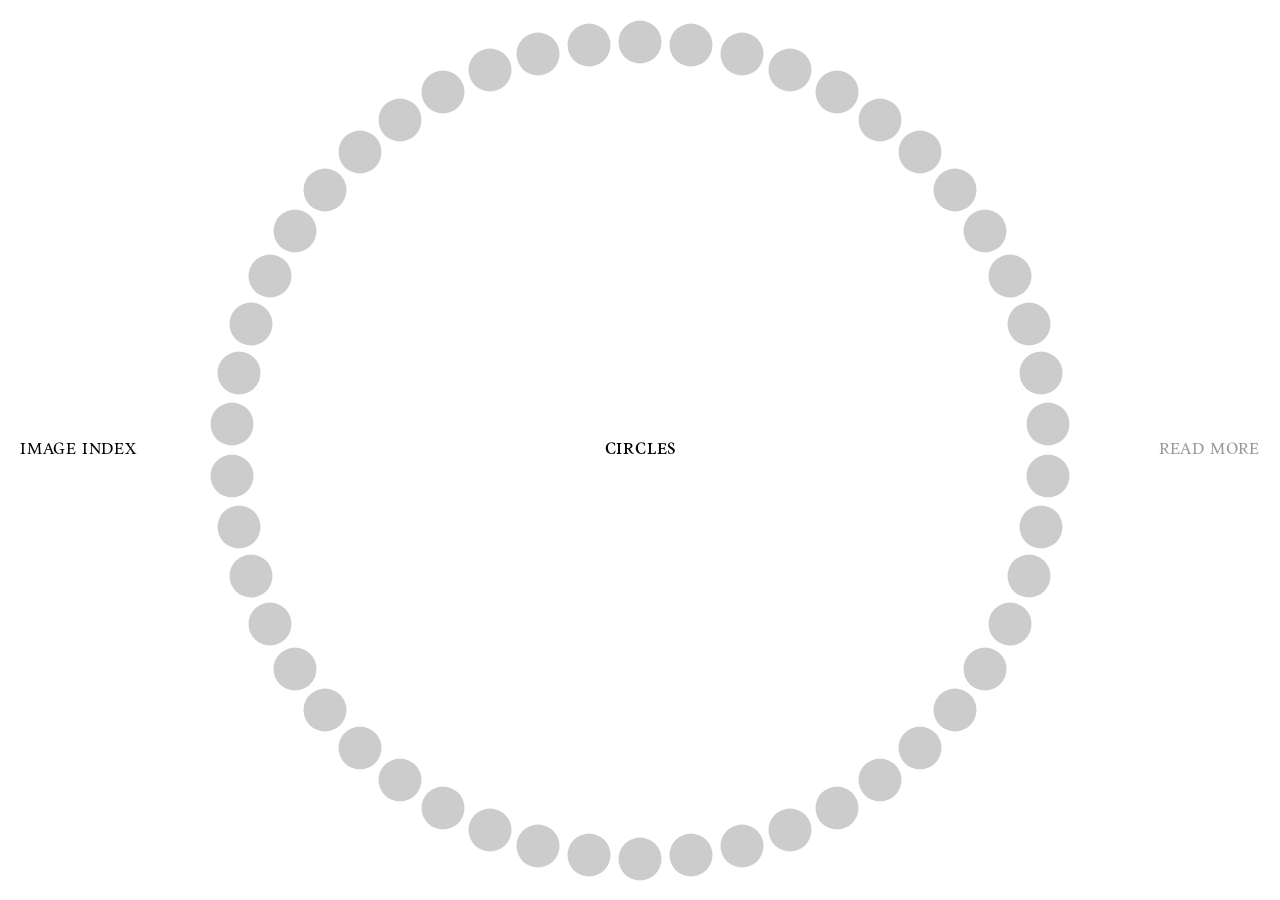
<file: imageindex.html>
<!DOCTYPE html>
<html lang="en">
<head>
  <meta charset="UTF-8">
  <meta name="viewport" content="width=device-width, initial-scale=1.0">
  <title>Circles</title>
  <link rel="stylesheet" href="imageindex.css">
</head>
<body>
  <main class="page">
    <!-- ring of circles, filled in by the script below -->
    <div class="ring" id="ring"></div>

    <nav class="nav">
      <a href="imageindex.html">Image Index</a>
      <a href="imageindex.html">Circles</a>
      <a href="readmore.html" class="faded">Read More</a>
    </nav>
  </main>

<script>
// Number of circles in the ring.
const CIRCLE_COUNT = 50;

// Add photo paths here later, e.g. ["images/01.jpg", "images/02.jpg", ...].
// Circles without an image stay solid black at low opacity.
const IMAGES = [];

const ring = document.getElementById("ring");

// circle width is 5% of the ring, so centers sit 2.5% in from the edge
const radius = 50 - 2.5;

for (let i = 0; i < CIRCLE_COUNT; i++) {
  // start at the top and go clockwise
  const angle = (i / CIRCLE_COUNT) * 2 * Math.PI - Math.PI / 2;

  const circle = document.createElement("div");
  circle.className = "circle";
  circle.style.setProperty("--x", 50 + radius * Math.cos(angle) + "%");
  circle.style.setProperty("--y", 50 + radius * Math.sin(angle) + "%");

  if (IMAGES[i]) {
    circle.classList.add("has-image");
    circle.style.backgroundImage = `url("${IMAGES[i]}")`;
  }

  ring.appendChild(circle);
}

// Split the ring into pie slices, one per circle. When the cursor is inside
// the ring, the circle whose slice it falls in gets the "active" class.
const circles = ring.querySelectorAll(".circle");
const step = (2 * Math.PI) / CIRCLE_COUNT;
let active = null;

function setActive(circle) {
  if (circle === active) return;
  if (active) active.classList.remove("active");
  if (circle) circle.classList.add("active");
  active = circle;
}

// Which circle's slice is the cursor in? Returns null outside the ring.
function circleAt(e) {
  const rect = ring.getBoundingClientRect();
  const dx = e.clientX - (rect.left + rect.width / 2);
  const dy = e.clientY - (rect.top + rect.height / 2);

  if (Math.hypot(dx, dy) > rect.width / 2) return null;

  // angle measured clockwise from the top, matching how the circles are placed
  let angle = Math.atan2(dy, dx) + Math.PI / 2;
  if (angle < 0) angle += 2 * Math.PI;

  return circles[Math.round(angle / step) % CIRCLE_COUNT];
}

document.addEventListener("mousemove", (e) => setActive(circleAt(e)));
document.addEventListener("mouseleave", () => setActive(null));

// Clicking a slice moves its circle to the middle and enlarges it.
// Clicking the open circle, outside the ring, or pressing Escape puts it back.
const page = document.querySelector(".page");
let open = null;

function setOpen(circle) {
  if (open) open.classList.remove("open");
  if (circle) circle.classList.add("open");
  page.classList.toggle("is-open", !!circle);
  open = circle;
}

document.addEventListener("click", (e) => {
  // let the nav links work as normal
  if (e.target.closest?.("a")) return;

  if (open && e.target === open) {
    setOpen(null);
    return;
  }

  const circle = circleAt(e);
  setOpen(circle === open ? null : circle);
});

document.addEventListener("keydown", (e) => {
  if (e.key === "Escape") setOpen(null);
});
</script>
</body>
</html>
</file>
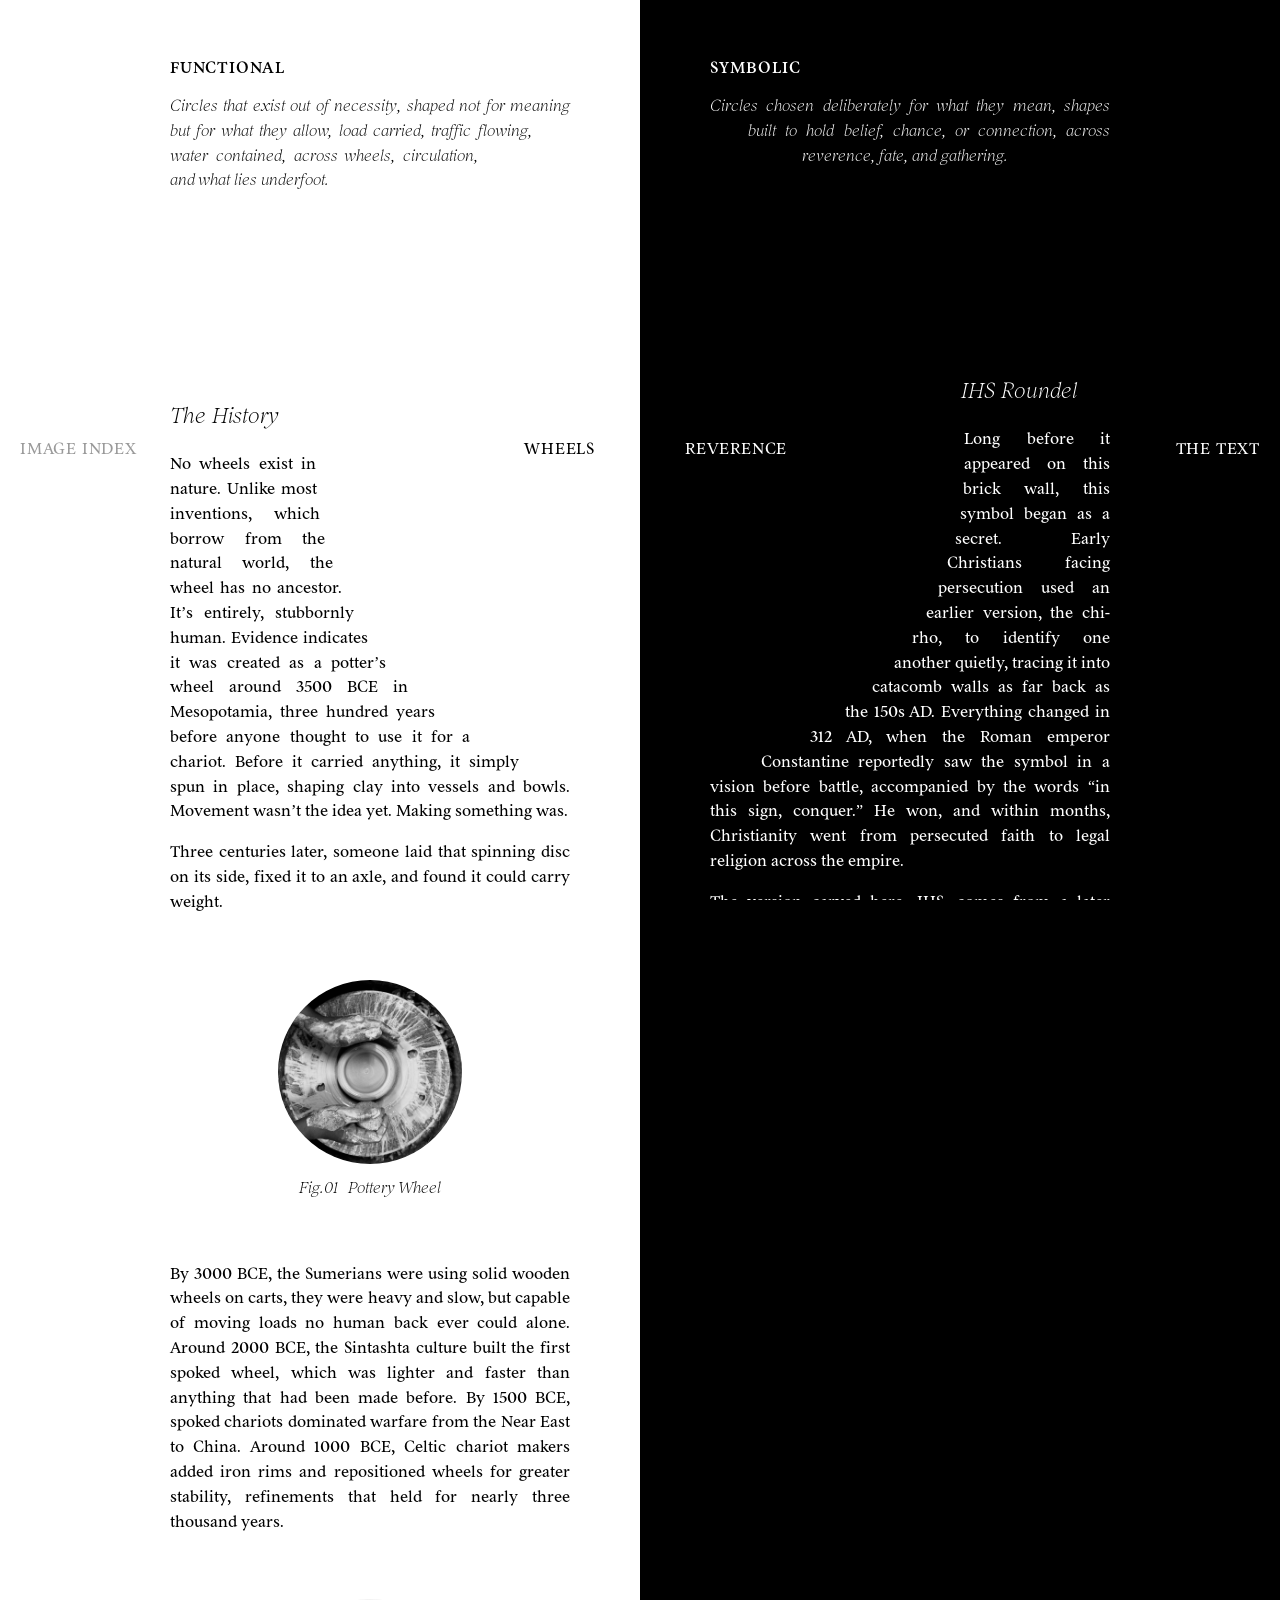
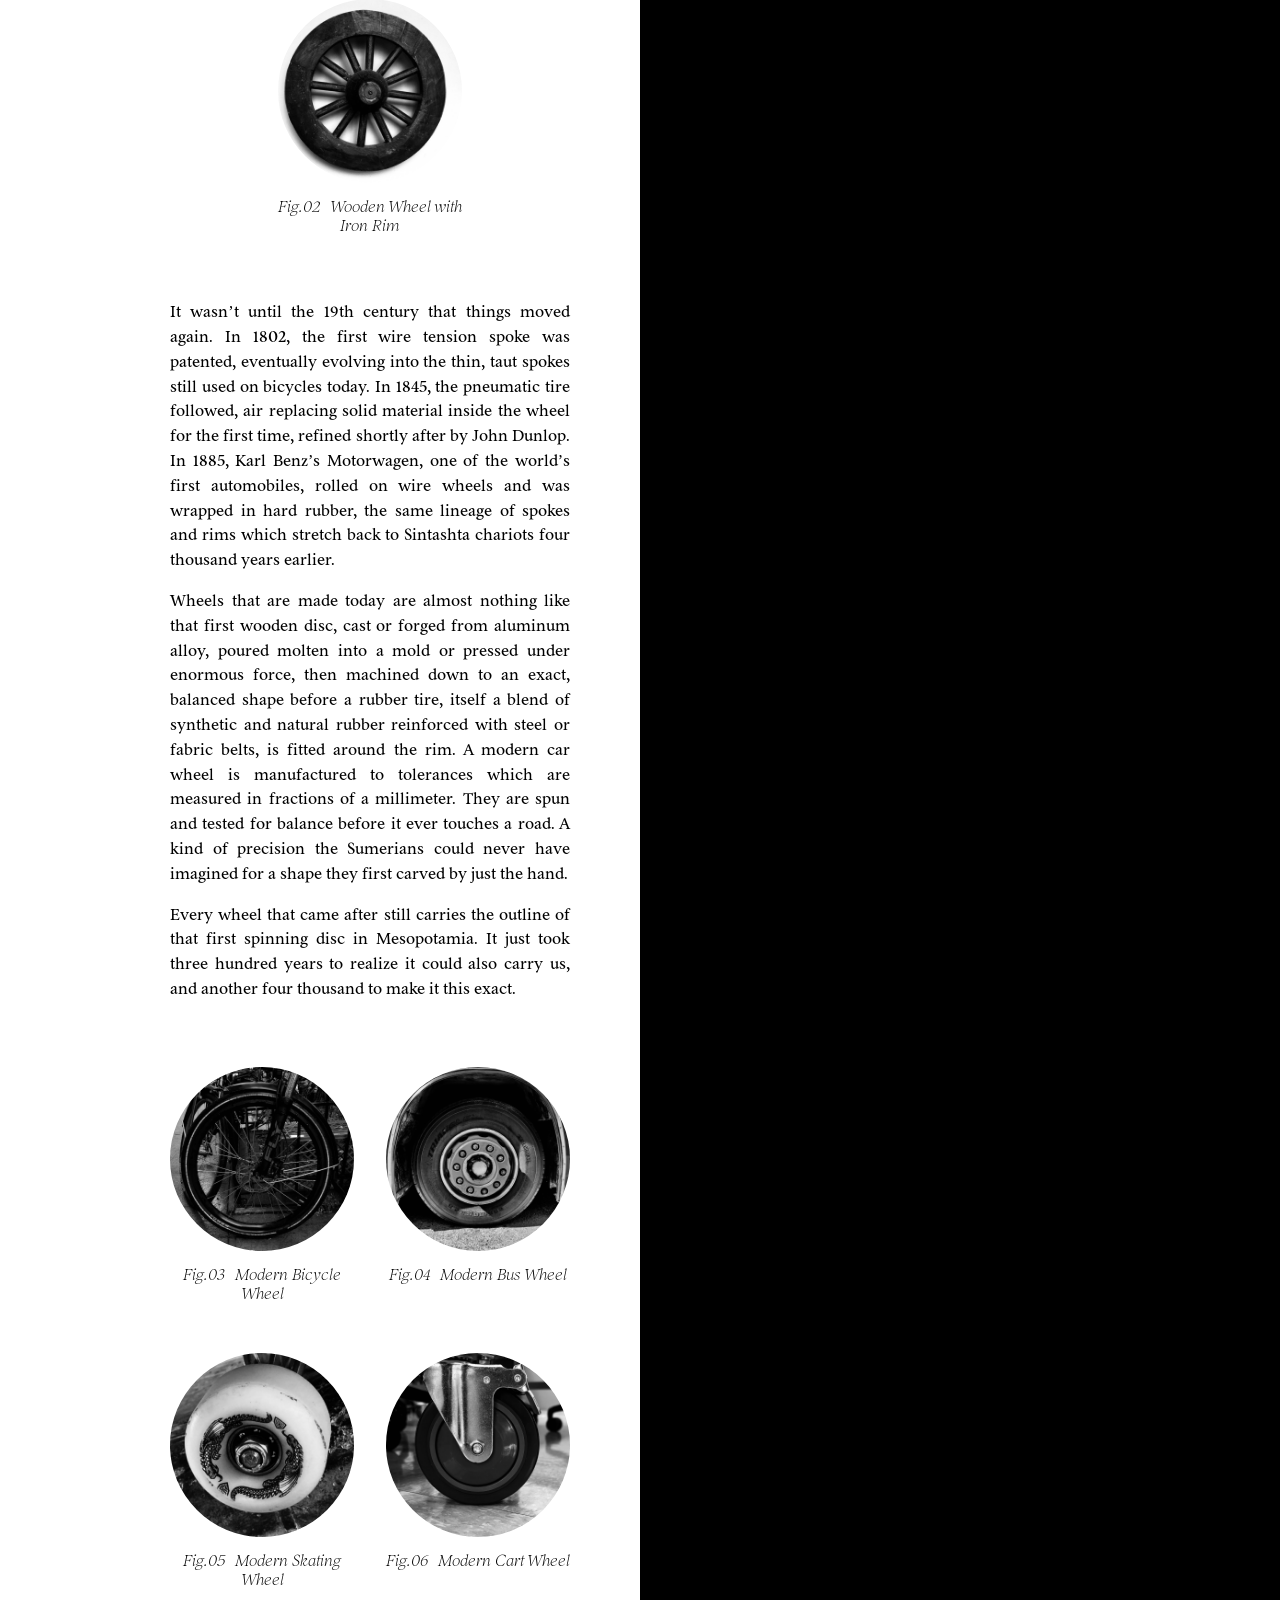
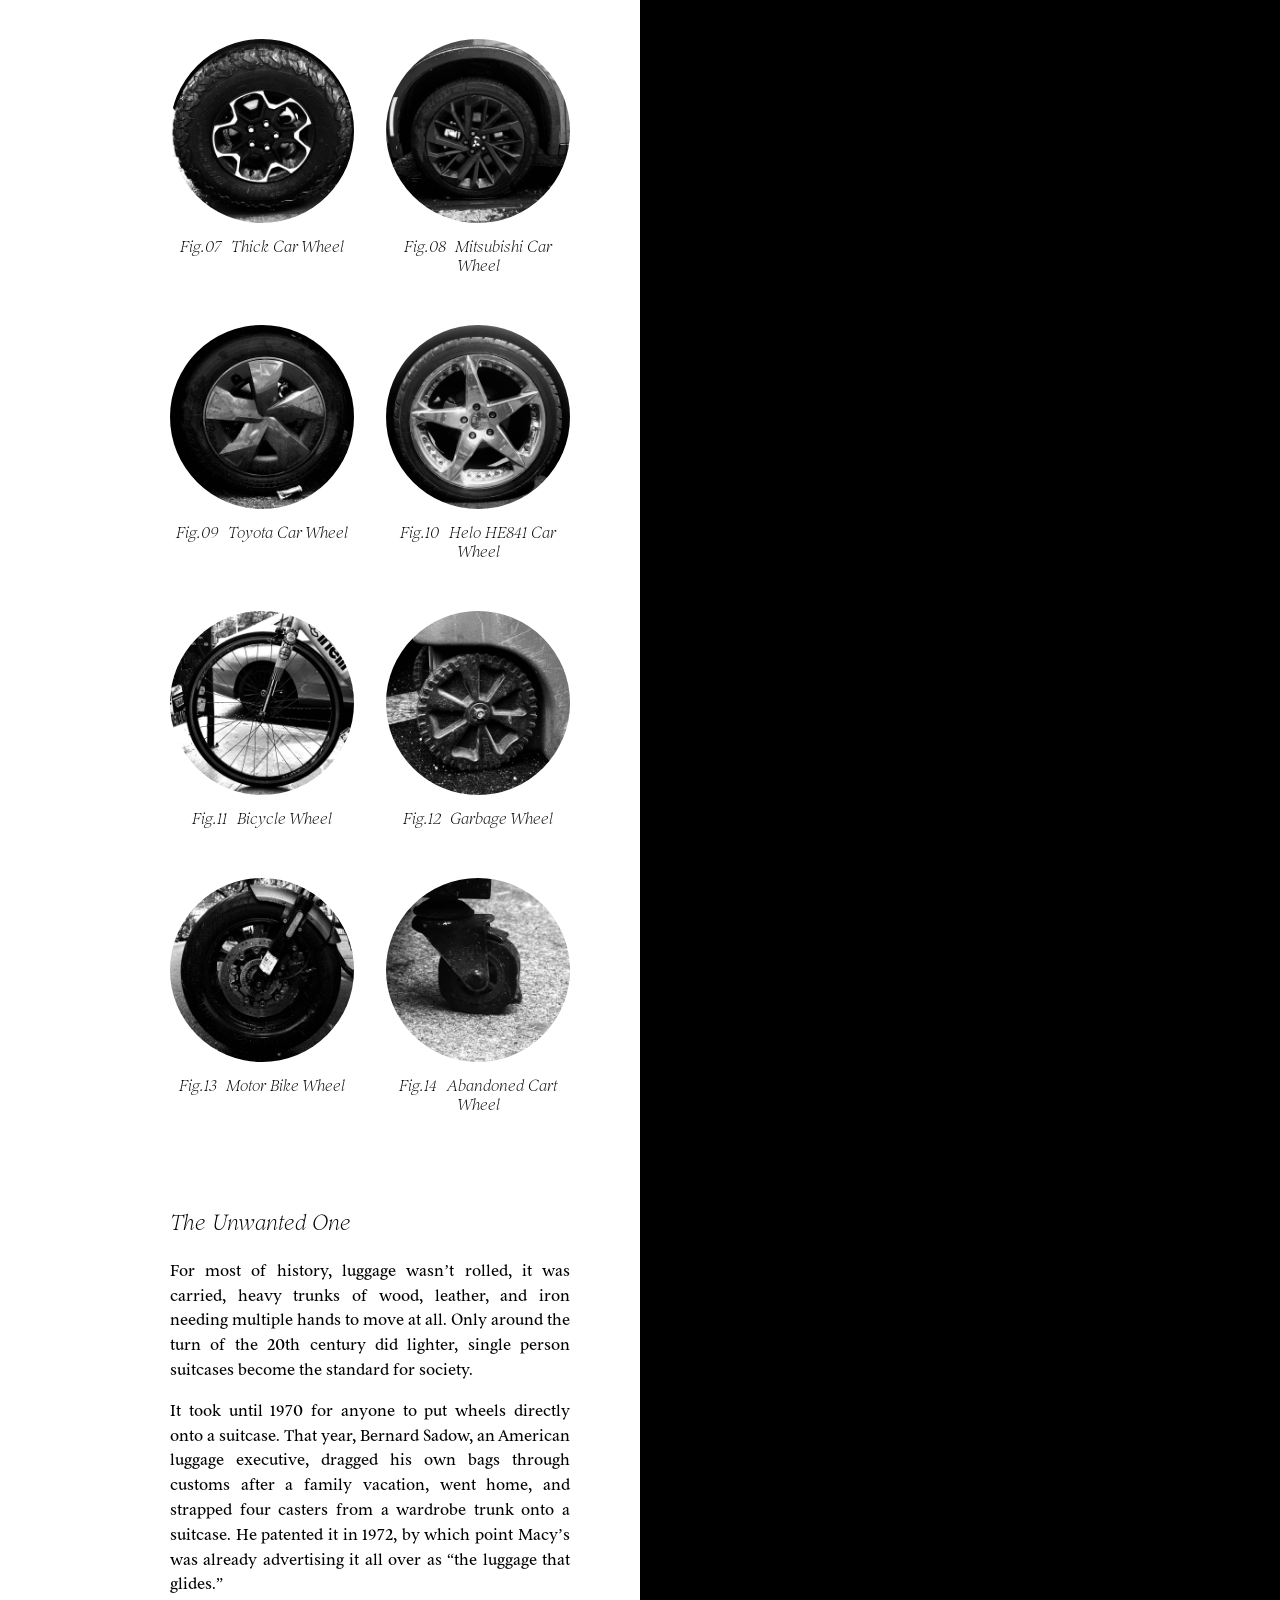
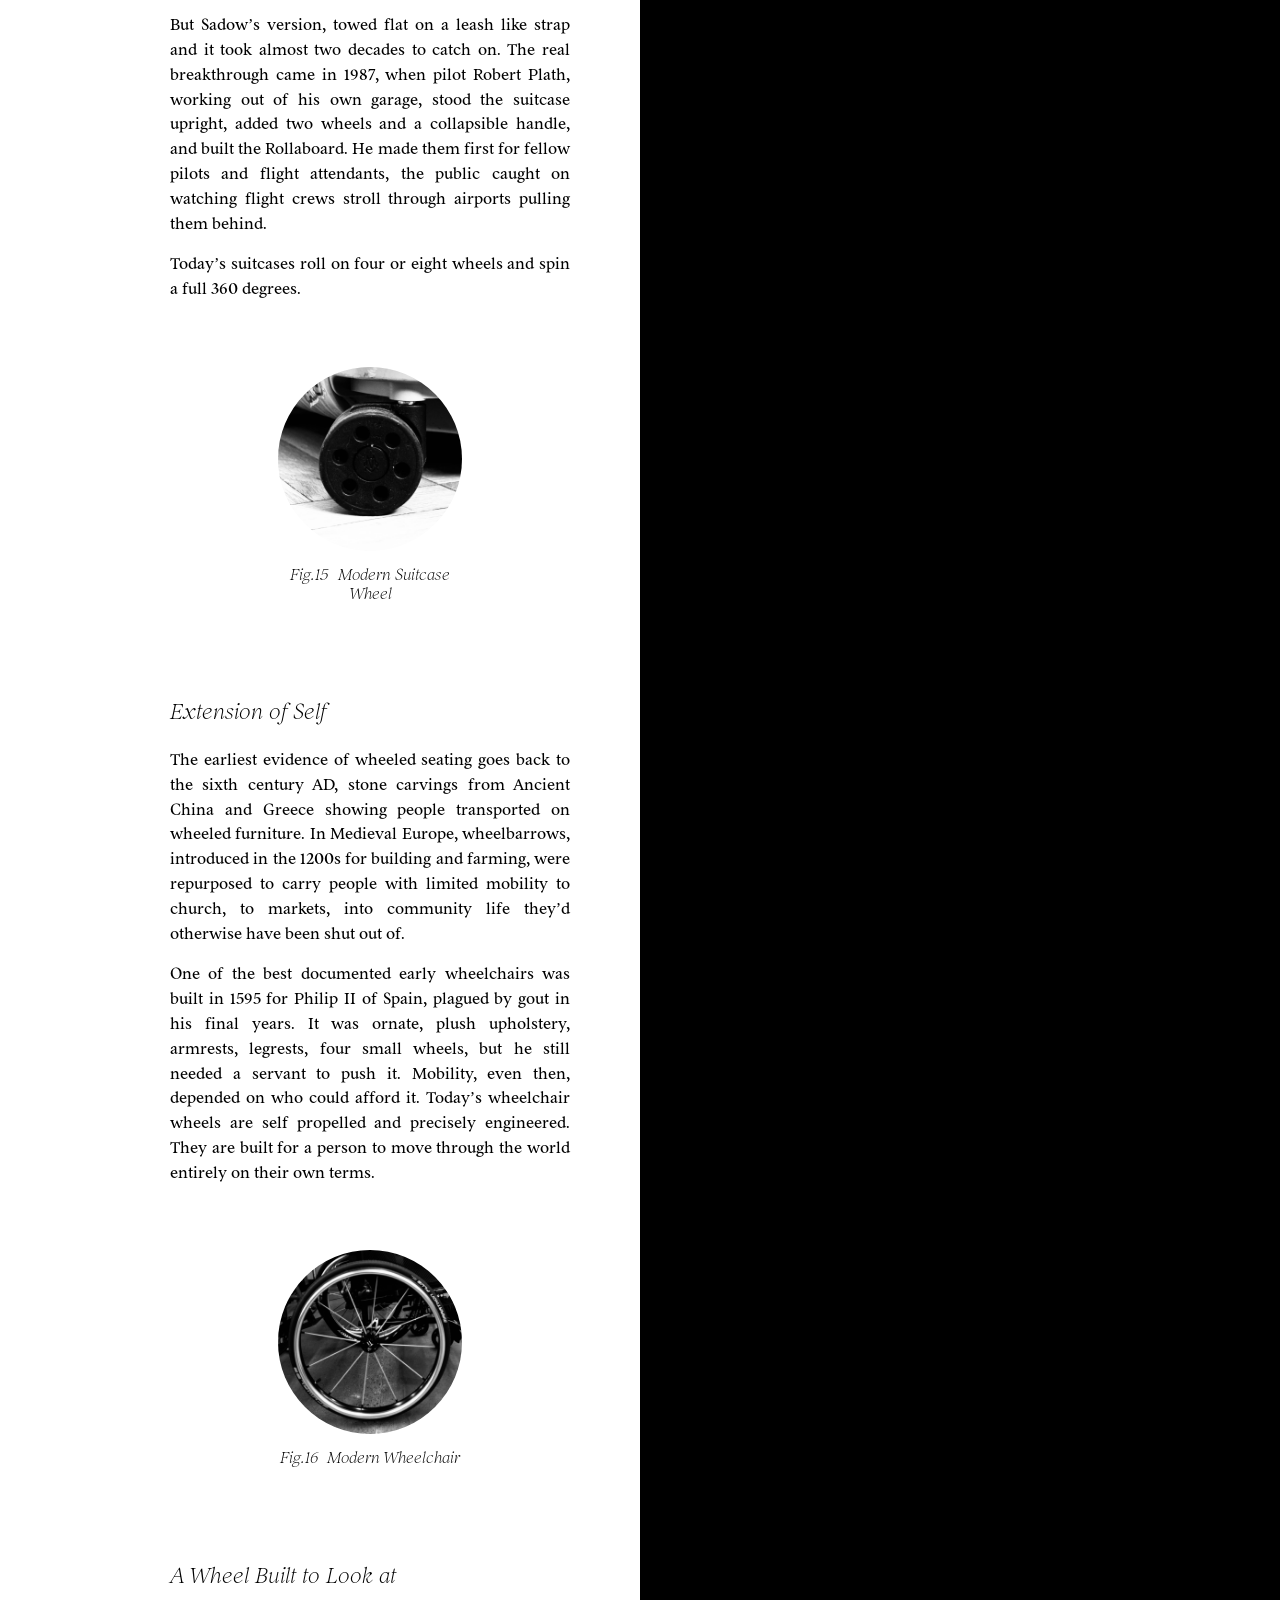
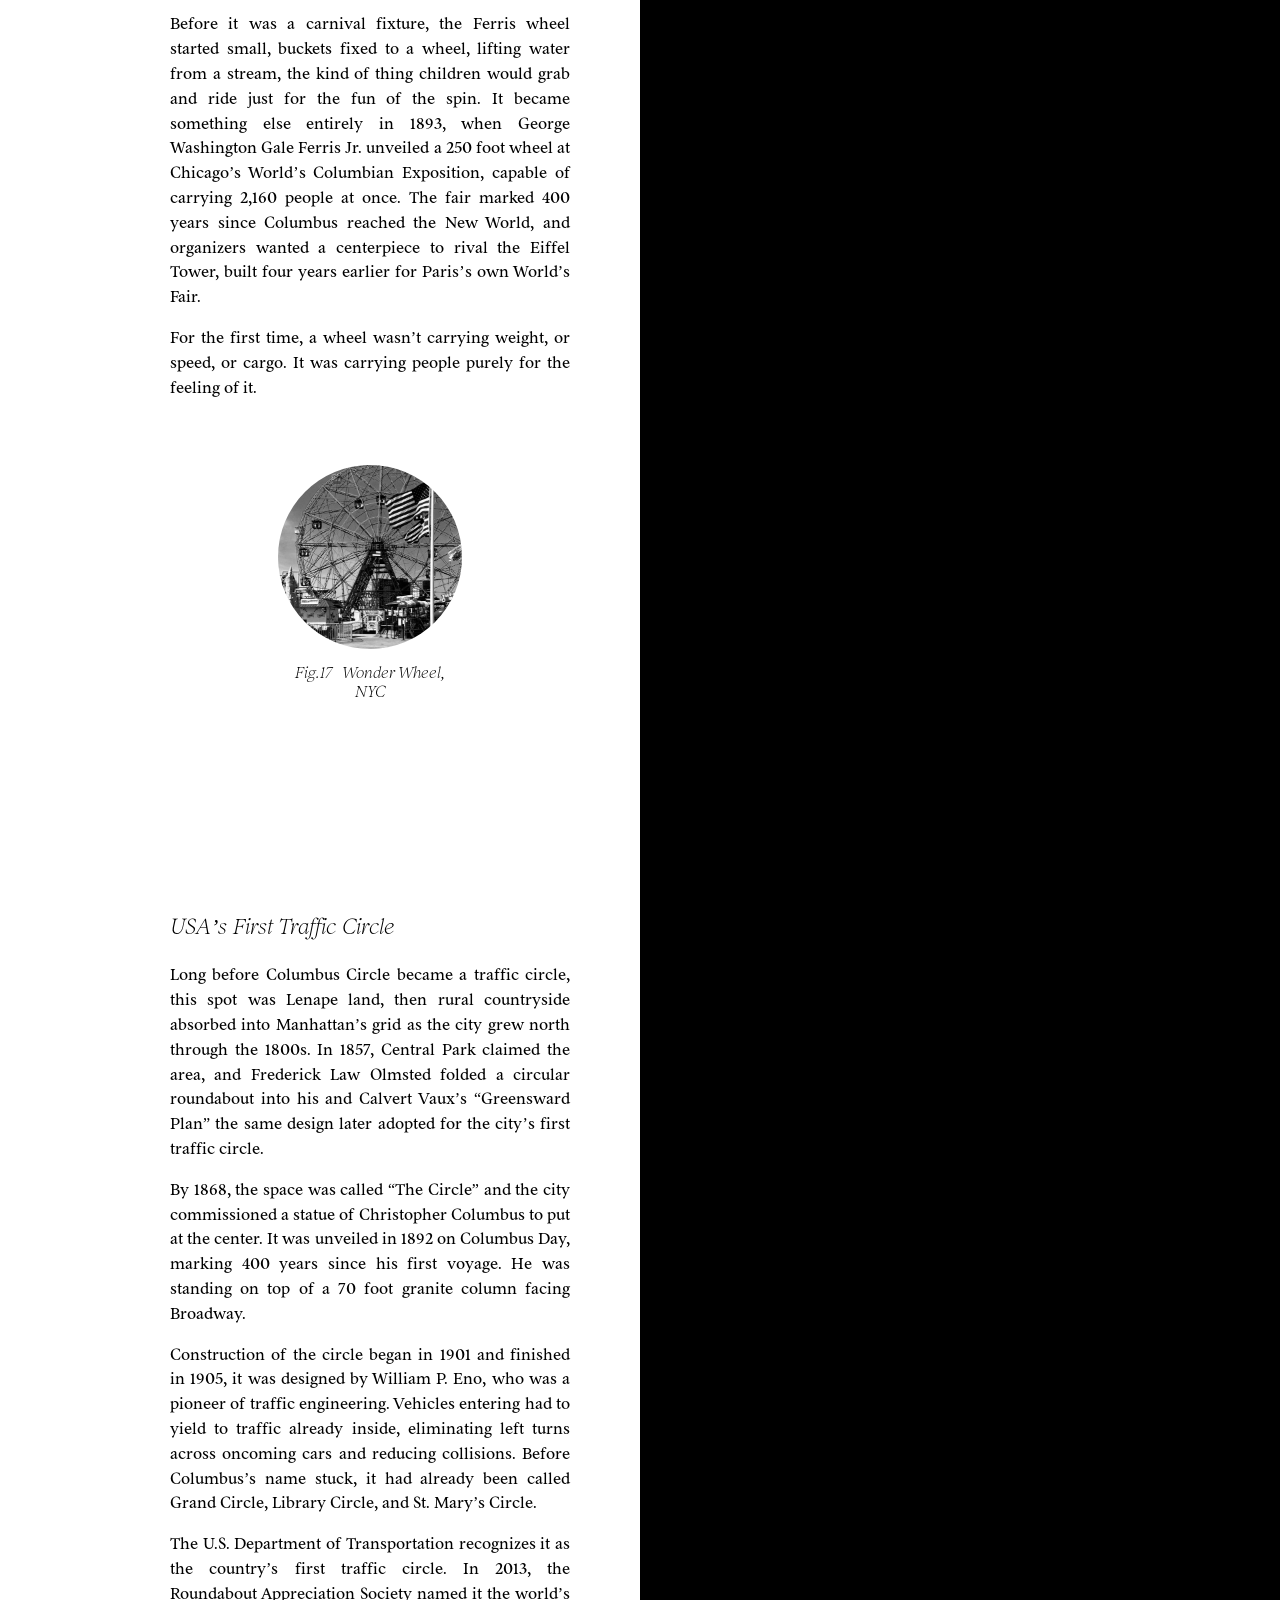
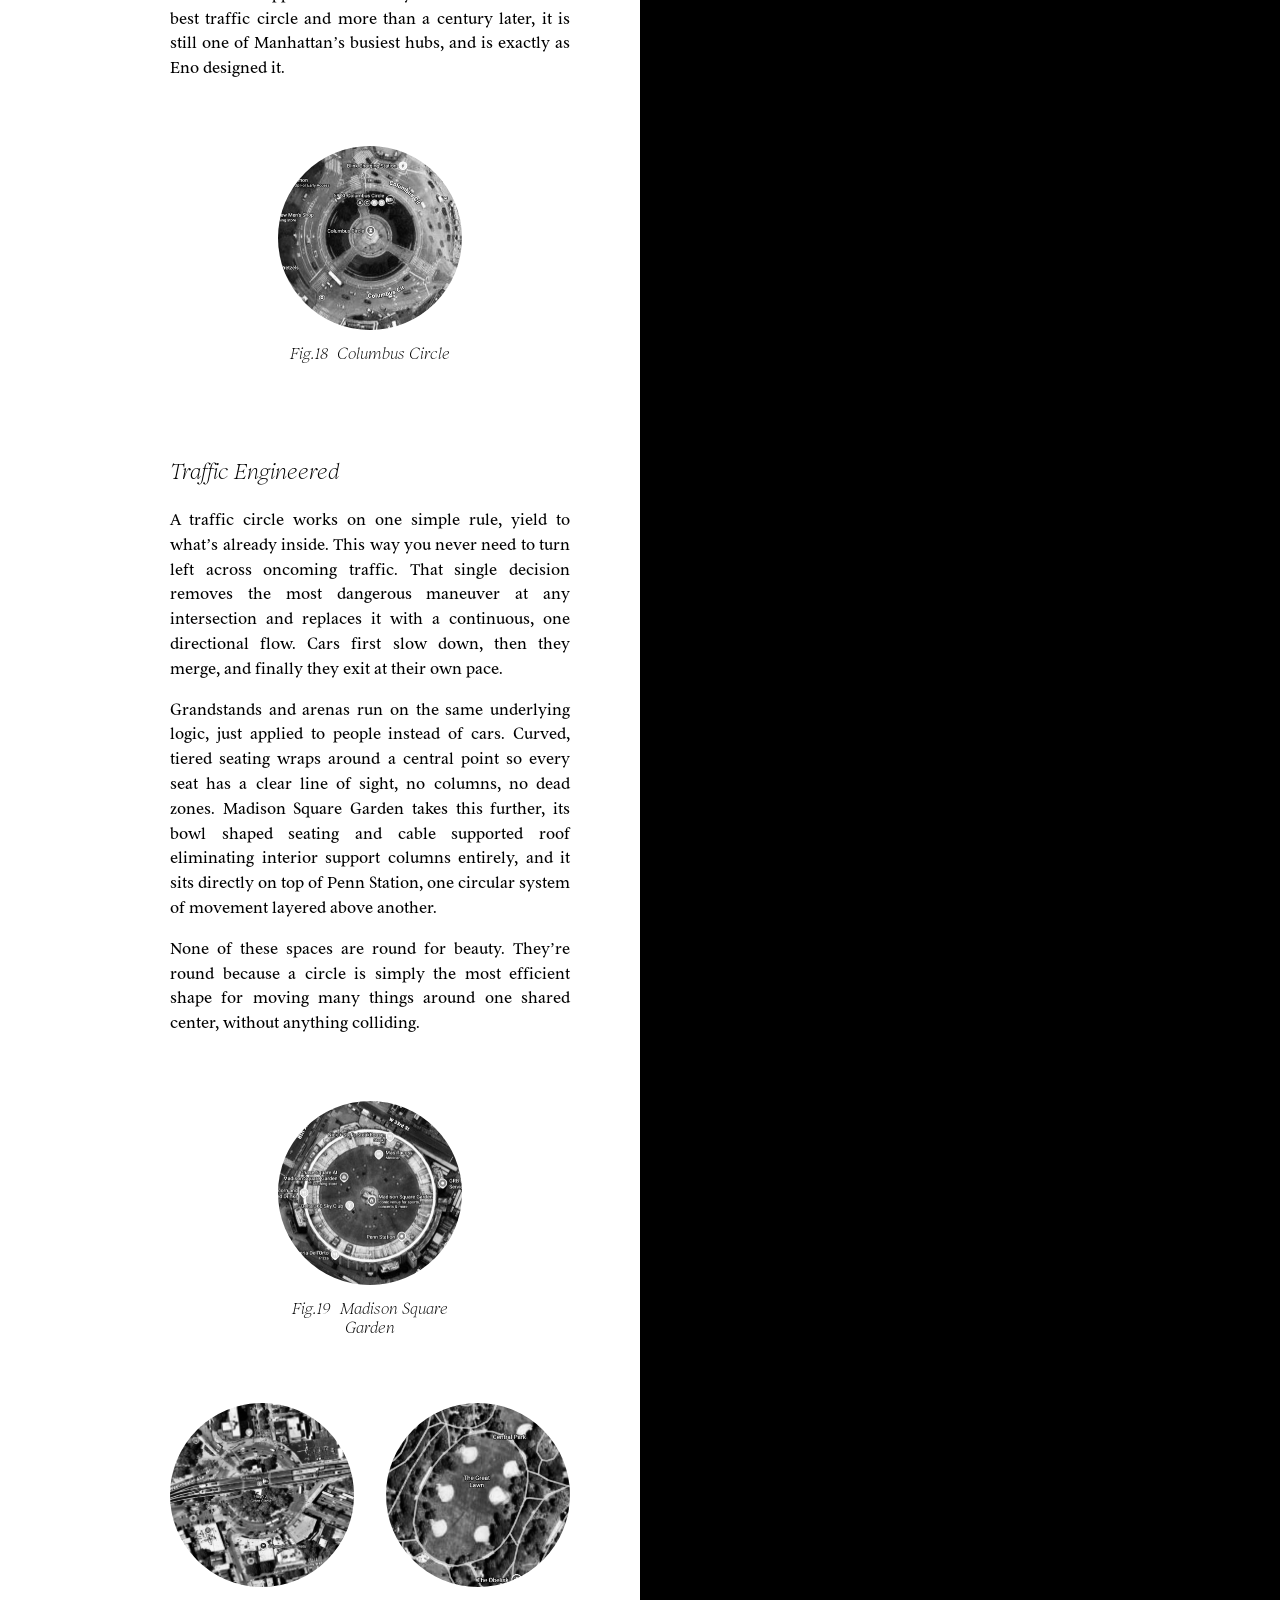
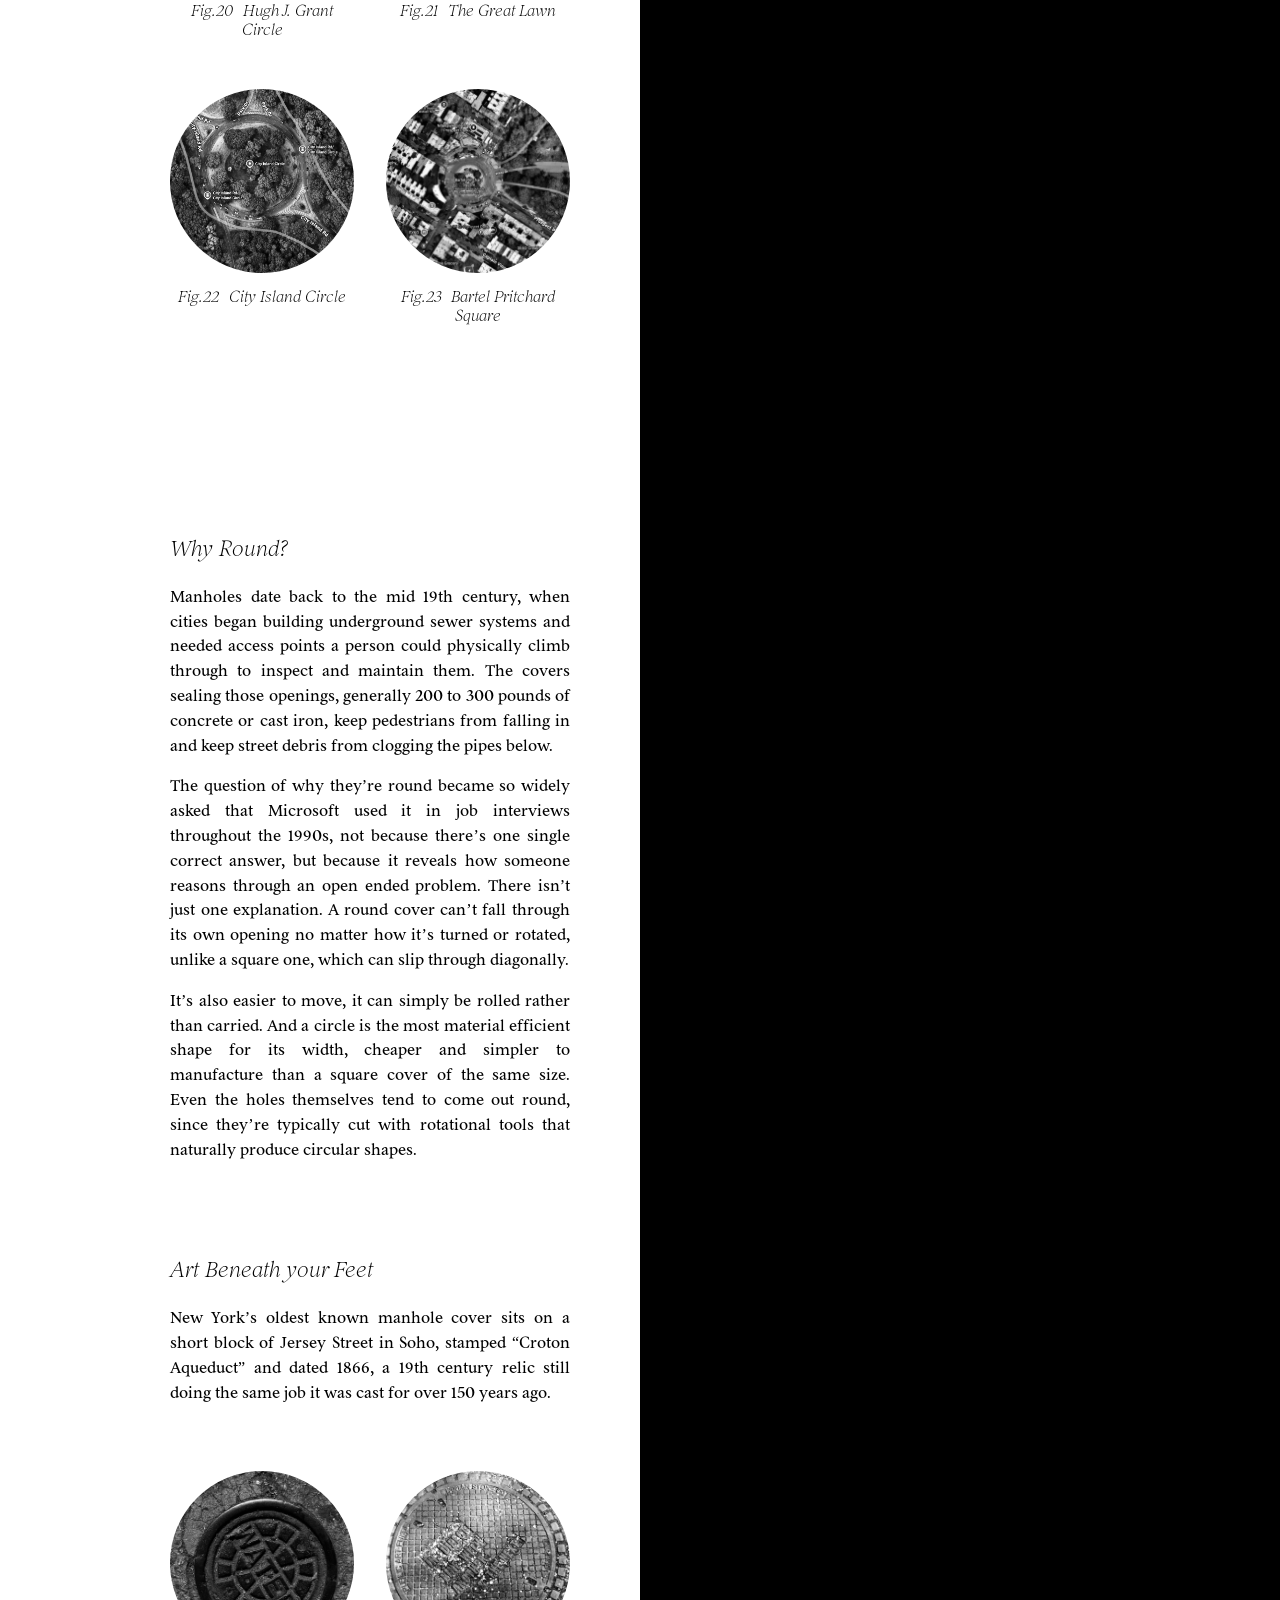
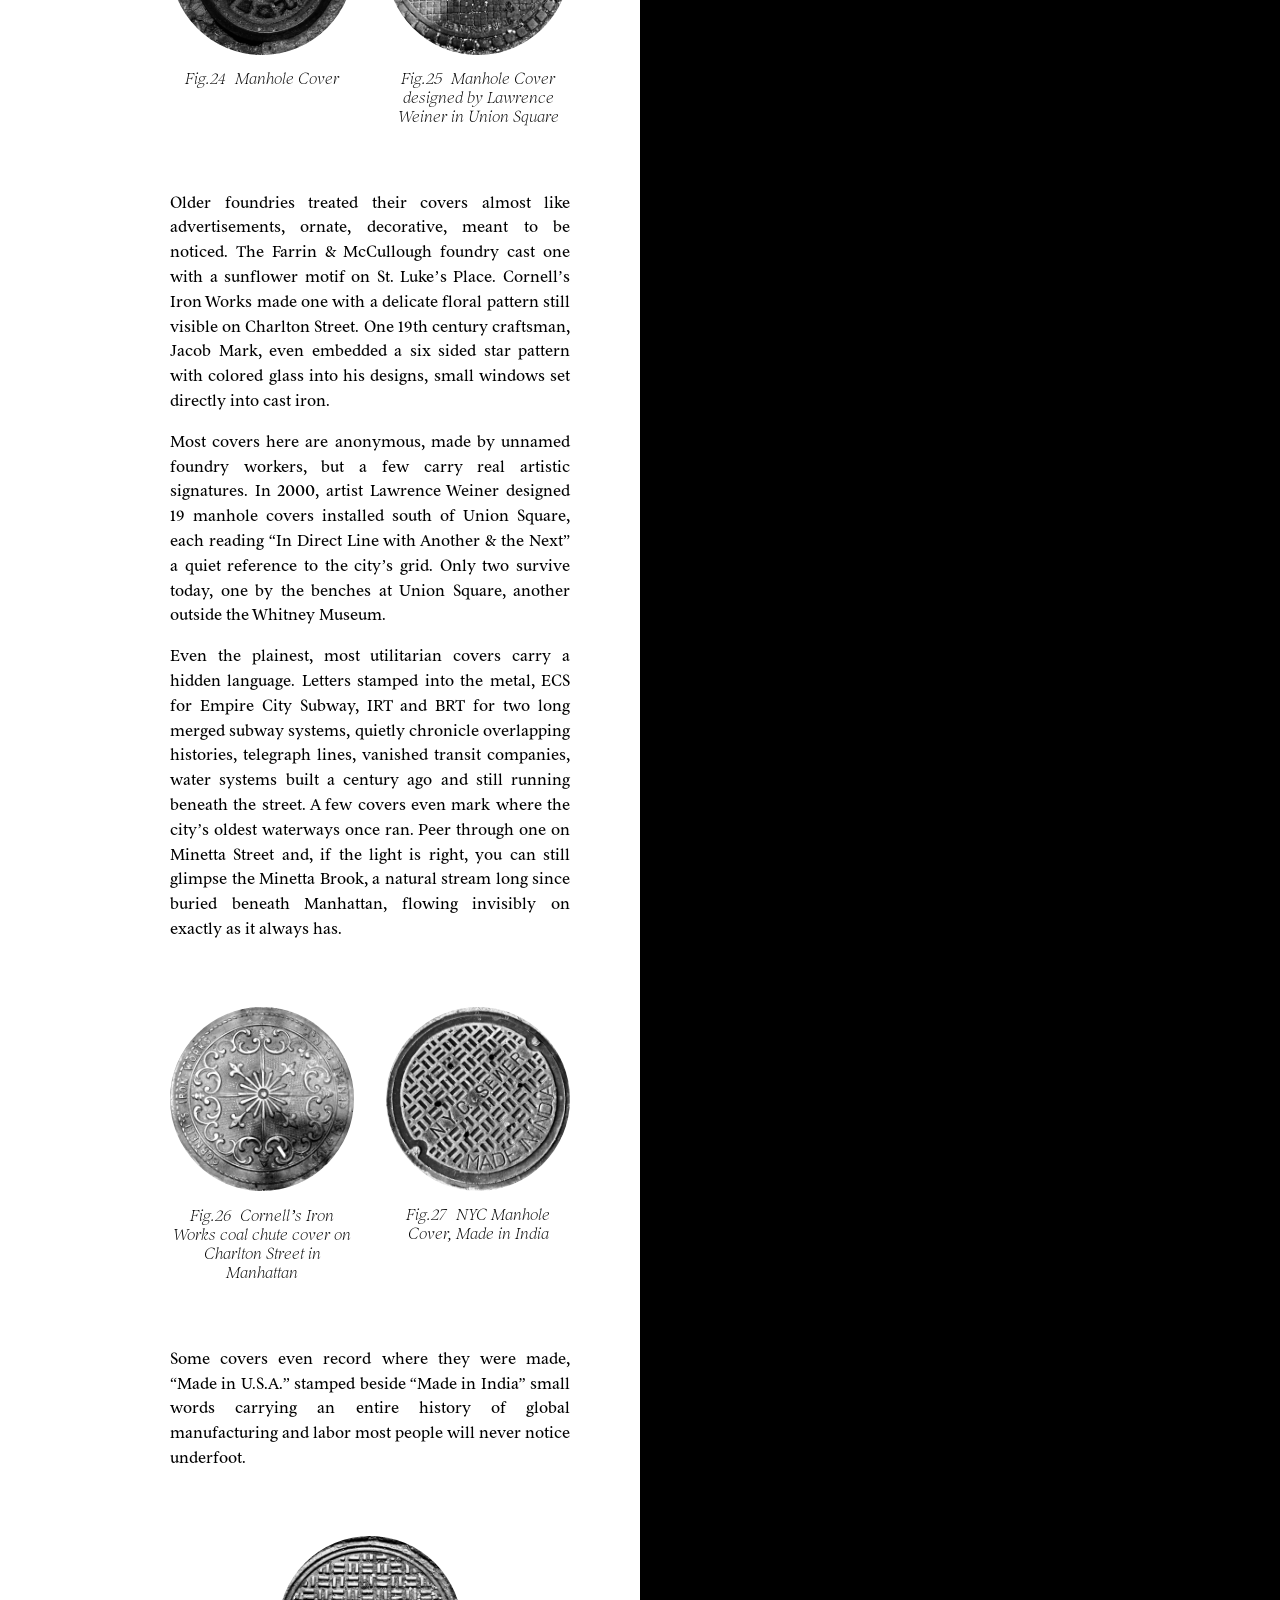
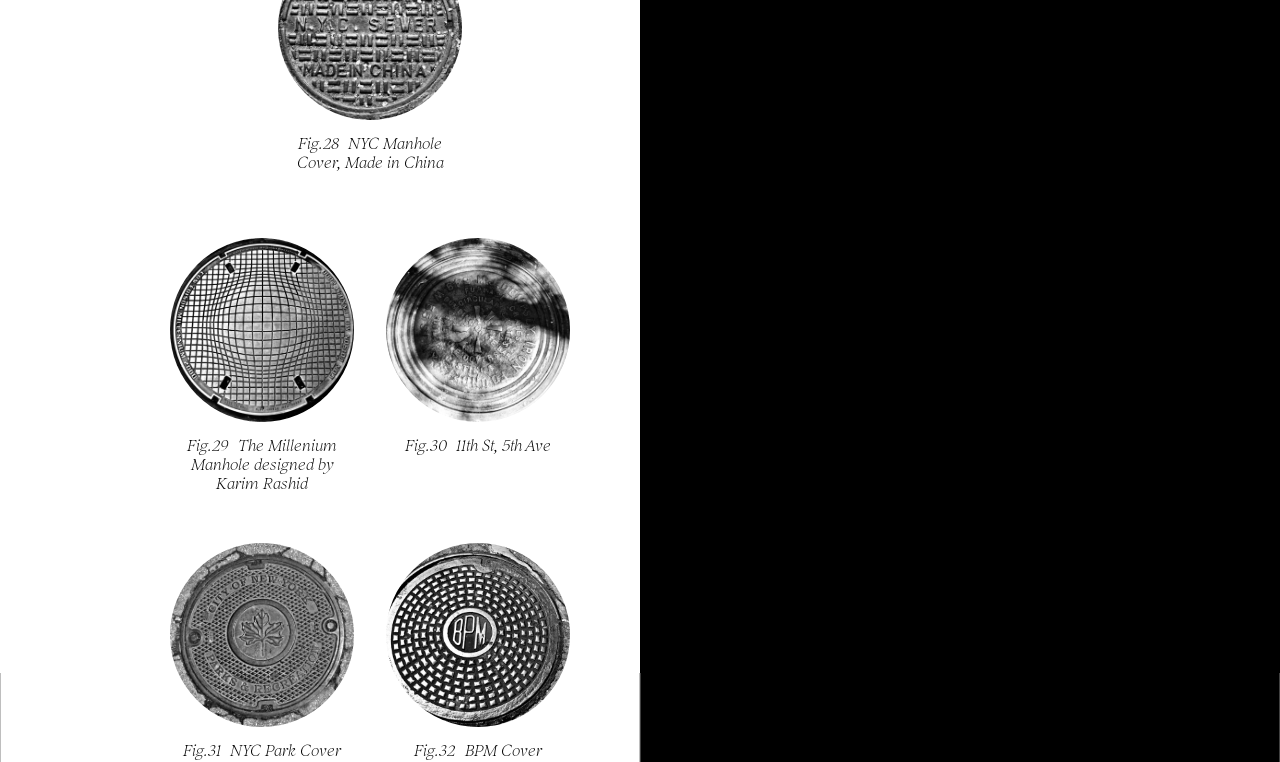
<file: readmore.html>
<!DOCTYPE html>
<html lang="en">
<head>
  <meta charset="UTF-8">
  <meta name="viewport" content="width=device-width, initial-scale=1.0">
  <title>Circles — The Text</title>
  <link rel="stylesheet" href="readmore.css">
</head>
<body>
  <main class="columns">

    <!-- WHITE SIDE -->
    <section class="side functional">
      <div class="inner">

        <header class="side-title">
          <h1>Functional</h1>
          <p>Circles that exist out of necessity, shaped not for meaning but for what they allow, load carried, traffic flowing, water contained, across wheels, circulation, and what lies underfoot.</p>
        </header>

        <h2>Wheels</h2>

        <article>
          <h3>The History</h3>
          <p>No wheels exist in nature. Unlike most inventions, which borrow from the natural world, the wheel has no ancestor. It’s entirely, stubbornly human. Evidence indicates it was created as a potter’s wheel around 3500 BCE in Mesopotamia, three hundred years before anyone thought to use it for a chariot. Before it carried anything, it simply spun in place, shaping clay into vessels and bowls. Movement wasn’t the idea yet. Making something was.</p>
          <p>Three centuries later, someone laid that spinning disc on its side, fixed it to an axle, and found it could carry weight.</p>
          <figure id="f01" style="--img: url(images/01.jpg)"><span class="photo"></span><figcaption><span class="num">Fig.01</span>Pottery Wheel</figcaption></figure>
          <p>By 3000 BCE, the Sumerians were using solid wooden wheels on carts, they were heavy and slow, but capable of moving loads no human back ever could alone. Around 2000 BCE, the Sintashta culture built the first spoked wheel, which was lighter and faster than anything that had been made before. By 1500 BCE, spoked chariots dominated warfare from the Near East to China. Around 1000 BCE, Celtic chariot makers added iron rims and repositioned wheels for greater stability, refinements that held for nearly three thousand years.</p>
          <figure id="f02" style="--img: url(images/02.jpg)"><span class="photo"></span><figcaption><span class="num">Fig.02</span>Wooden Wheel with Iron Rim</figcaption></figure>
          <p>It wasn’t until the 19th century that things moved again. In 1802, the first wire tension spoke was patented, eventually evolving into the thin, taut spokes still used on bicycles today. In 1845, the pneumatic tire followed, air replacing solid material inside the wheel for the first time, refined shortly after by John Dunlop. In 1885, Karl Benz’s Motorwagen, one of the world’s first automobiles, rolled on wire wheels and was wrapped in hard rubber, the same lineage of spokes and rims which stretch back to Sintashta chariots four thousand years earlier.</p>
          <p>Wheels that are made today are almost nothing like that first wooden disc, cast or forged from aluminum alloy, poured molten into a mold or pressed under enormous force, then machined down to an exact, balanced shape before a rubber tire, itself a blend of synthetic and natural rubber reinforced with steel or fabric belts, is fitted around the rim. A modern car wheel is manufactured to tolerances which are measured in fractions of a millimeter. They are spun and tested for balance before it ever touches a road. A kind of precision the Sumerians could never have imagined for a shape they first carved by just the hand.</p>
          <p>Every wheel that came after still carries the outline of that first spinning disc in Mesopotamia. It just took three hundred years to realize it could also carry us, and another four thousand to make it this exact.</p>
          <div class="figs"><figure id="f03" style="--img: url(images/03.jpg)"><span class="photo"></span><figcaption><span class="num">Fig.03</span>Modern Bicycle Wheel</figcaption></figure><figure id="f04" style="--img: url(images/04.jpg)"><span class="photo"></span><figcaption><span class="num">Fig.04</span>Modern Bus Wheel</figcaption></figure><figure id="f05" style="--img: url(images/05.jpg)"><span class="photo"></span><figcaption><span class="num">Fig.05</span>Modern Skating Wheel</figcaption></figure><figure id="f06" style="--img: url(images/06.jpg)"><span class="photo"></span><figcaption><span class="num">Fig.06</span>Modern Cart Wheel</figcaption></figure><figure id="f07" style="--img: url(images/07.jpg)"><span class="photo"></span><figcaption><span class="num">Fig.07</span>Thick Car Wheel</figcaption></figure><figure id="f08" style="--img: url(images/08.jpg)"><span class="photo"></span><figcaption><span class="num">Fig.08</span>Mitsubishi Car Wheel</figcaption></figure><figure id="f09" style="--img: url(images/09.jpg)"><span class="photo"></span><figcaption><span class="num">Fig.09</span>Toyota Car Wheel</figcaption></figure><figure id="f10" style="--img: url(images/10.jpg)"><span class="photo"></span><figcaption><span class="num">Fig.10</span>Helo HE841 Car Wheel</figcaption></figure><figure id="f11" style="--img: url(images/11.jpg)"><span class="photo"></span><figcaption><span class="num">Fig.11</span>Bicycle Wheel</figcaption></figure><figure id="f12" style="--img: url(images/12.jpg)"><span class="photo"></span><figcaption><span class="num">Fig.12</span>Garbage Wheel</figcaption></figure><figure id="f13" style="--img: url(images/13.jpg)"><span class="photo"></span><figcaption><span class="num">Fig.13</span>Motor Bike Wheel</figcaption></figure><figure id="f14" style="--img: url(images/14.jpg)"><span class="photo"></span><figcaption><span class="num">Fig.14</span>Abandoned Cart Wheel</figcaption></figure></div>
        </article>

        <article>
          <h3>The Unwanted One</h3>
          <p>For most of history, luggage wasn’t rolled, it was carried, heavy trunks of wood, leather, and iron needing multiple hands to move at all. Only around the turn of the 20th century did lighter, single person suitcases become the standard for society.</p>
          <p>It took until 1970 for anyone to put wheels directly onto a suitcase. That year, Bernard Sadow, an American luggage executive, dragged his own bags through customs after a family vacation, went home, and strapped four casters from a wardrobe trunk onto a suitcase. He patented it in 1972, by which point Macy’s was already advertising it all over as “the luggage that glides.”</p>
          <p>But Sadow’s version, towed flat on a leash like strap and it took almost two decades to catch on. The real breakthrough came in 1987, when pilot Robert Plath, working out of his own garage, stood the suitcase upright, added two wheels and a collapsible handle, and built the Rollaboard. He made them first for fellow pilots and flight attendants, the public caught on watching flight crews stroll through airports pulling them behind.</p>
          <p>Today’s suitcases roll on four or eight wheels and spin a full 360 degrees.</p>
          <figure id="f15" style="--img: url(images/15.jpg)"><span class="photo"></span><figcaption><span class="num">Fig.15</span>Modern Suitcase Wheel</figcaption></figure>
        </article>

        <article>
          <h3>Extension of Self</h3>
          <p>The earliest evidence of wheeled seating goes back to the sixth century AD, stone carvings from Ancient China and Greece showing people transported on wheeled furniture. In Medieval Europe, wheelbarrows, introduced in the 1200s for building and farming, were repurposed to carry people with limited mobility to church, to markets, into community life they’d otherwise have been shut out of.</p>
          <p>One of the best documented early wheelchairs was built in 1595 for Philip II of Spain, plagued by gout in his final years. It was ornate, plush upholstery, armrests, legrests, four small wheels, but he still needed a servant to push it. Mobility, even then, depended on who could afford it. Today’s wheelchair wheels are self propelled and precisely engineered. They are built for a person to move through the world entirely on their own terms.</p>
          <figure id="f16" style="--img: url(images/16.jpg)"><span class="photo"></span><figcaption><span class="num">Fig.16</span>Modern Wheelchair</figcaption></figure>
        </article>

        <article>
          <h3>A Wheel Built to Look at</h3>
          <p>Before it was a carnival fixture, the Ferris wheel started small, buckets fixed to a wheel, lifting water from a stream, the kind of thing children would grab and ride just for the fun of the spin. It became something else entirely in 1893, when George Washington Gale Ferris Jr. unveiled a 250 foot wheel at Chicago’s World’s Columbian Exposition, capable of carrying 2,160 people at once. The fair marked 400 years since Columbus reached the New World, and organizers wanted a centerpiece to rival the Eiffel Tower, built four years earlier for Paris’s own World’s Fair.</p>
          <p>For the first time, a wheel wasn’t carrying weight, or speed, or cargo. It was carrying people purely for the feeling of it.</p>
          <figure id="f17" style="--img: url(images/17.jpg); --pos: 50% 35%"><span class="photo"></span><figcaption><span class="num">Fig.17</span>Wonder Wheel, NYC</figcaption></figure>
        </article>

        <h2>Circulation</h2>

        <article>
          <h3>USA’s First Traffic Circle</h3>
          <p>Long before Columbus Circle became a traffic circle, this spot was Lenape land, then rural countryside absorbed into Manhattan’s grid as the city grew north through the 1800s. In 1857, Central Park claimed the area, and Frederick Law Olmsted folded a circular roundabout into his and Calvert Vaux’s “Greensward Plan” the same design later adopted for the city’s first traffic circle.</p>
          <p>By 1868, the space was called “The Circle” and the city commissioned a statue of Christopher Columbus to put at the center. It was unveiled in 1892 on Columbus Day, marking 400 years since his first voyage. He was standing on top of a 70 foot granite column facing Broadway.</p>
          <p>Construction of the circle began in 1901 and finished in 1905, it was designed by William P. Eno, who was a pioneer of traffic engineering. Vehicles entering had to yield to traffic already inside, eliminating left turns across oncoming cars and reducing collisions. Before Columbus’s name stuck, it had already been called Grand Circle, Library Circle, and St. Mary’s Circle.</p>
          <p>The U.S. Department of Transportation recognizes it as the country’s first traffic circle. In 2013, the Roundabout Appreciation Society named it the world’s best traffic circle and more than a century later, it is still one of Manhattan’s busiest hubs, and is exactly as Eno designed it.</p>
          <figure id="f18" style="--img: url(images/18.jpg); --zoom: auto 160%; --pos: 42% 61%"><span class="photo"></span><figcaption><span class="num">Fig.18</span>Columbus Circle</figcaption></figure>
        </article>

        <article>
          <h3>Traffic Engineered</h3>
          <p>A traffic circle works on one simple rule, yield to what’s already inside. This way you never need to turn left across oncoming traffic. That single decision removes the most dangerous maneuver at any intersection and replaces it with a continuous, one directional flow. Cars first slow down, then they merge, and finally they exit at their own pace.</p>
          <p>Grandstands and arenas run on the same underlying logic, just applied to people instead of cars. Curved, tiered seating wraps around a central point so every seat has a clear line of sight, no columns, no dead zones. Madison Square Garden takes this further, its bowl shaped seating and cable supported roof eliminating interior support columns entirely, and it sits directly on top of Penn Station, one circular system of movement layered above another.</p>
          <p>None of these spaces are round for beauty. They’re round because a circle is simply the most efficient shape for moving many things around one shared center, without anything colliding.</p>
          <figure id="f19" style="--img: url(images/19.jpg); --zoom: auto 160%; --pos: 42% 58%"><span class="photo"></span><figcaption><span class="num">Fig.19</span>Madison Square Garden</figcaption></figure>
          <div class="figs"><figure id="f20" style="--img: url(images/20.jpg)"><span class="photo"></span><figcaption><span class="num">Fig.20</span>Hugh J. Grant Circle</figcaption></figure><figure id="f21" style="--img: url(images/21.jpg)"><span class="photo"></span><figcaption><span class="num">Fig.21</span>The Great Lawn</figcaption></figure><figure id="f22" style="--img: url(images/22.jpg)"><span class="photo"></span><figcaption><span class="num">Fig.22</span>City Island Circle</figcaption></figure><figure id="f23" style="--img: url(images/23.jpg)"><span class="photo"></span><figcaption><span class="num">Fig.23</span>Bartel Pritchard Square</figcaption></figure></div>
        </article>

        <h2>Underfoot</h2>

        <article>
          <h3>Why Round?</h3>
          <p>Manholes date back to the mid 19th century, when cities began building underground sewer systems and needed access points a person could physically climb through to inspect and maintain them. The covers sealing those openings, generally 200 to 300 pounds of concrete or cast iron, keep pedestrians from falling in and keep street debris from clogging the pipes below.</p>
          <p>The question of why they’re round became so widely asked that Microsoft used it in job interviews throughout the 1990s, not because there’s one single correct answer, but because it reveals how someone reasons through an open ended problem. There isn’t just one explanation. A round cover can’t fall through its own opening no matter how it’s turned or rotated, unlike a square one, which can slip through diagonally.</p>
          <p>It’s also easier to move, it can simply be rolled rather than carried. And a circle is the most material efficient shape for its width, cheaper and simpler to manufacture than a square cover of the same size. Even the holes themselves tend to come out round, since they’re typically cut with rotational tools that naturally produce circular shapes.</p>
        </article>

        <article>
          <h3>Art Beneath your Feet</h3>
          <p>New York’s oldest known manhole cover sits on a short block of Jersey Street in Soho, stamped “Croton Aqueduct” and dated 1866, a 19th century relic still doing the same job it was cast for over 150 years ago.</p>
          <div class="figs"><figure id="f24" style="--img: url(images/24.jpg)"><span class="photo"></span><figcaption><span class="num">Fig.24</span>Manhole Cover</figcaption></figure><figure id="f25" style="--img: url(images/25.jpg)"><span class="photo"></span><figcaption><span class="num">Fig.25</span>Manhole Cover designed by Lawrence Weiner in Union Square</figcaption></figure></div>
          <p>Older foundries treated their covers almost like advertisements, ornate, decorative, meant to be noticed. The Farrin &amp; McCullough foundry cast one with a sunflower motif on St. Luke’s Place. Cornell’s Iron Works made one with a delicate floral pattern still visible on Charlton Street. One 19th century craftsman, Jacob Mark, even embedded a six sided star pattern with colored glass into his designs, small windows set directly into cast iron.</p>
          <p>Most covers here are anonymous, made by unnamed foundry workers, but a few carry real artistic signatures. In 2000, artist Lawrence Weiner designed 19 manhole covers installed south of Union Square, each reading “In Direct Line with Another &amp; the Next” a quiet reference to the city’s grid. Only two survive today, one by the benches at Union Square, another outside the Whitney Museum.</p>
          <p>Even the plainest, most utilitarian covers carry a hidden language. Letters stamped into the metal, ECS for Empire City Subway, IRT and BRT for two long merged subway systems, quietly chronicle overlapping histories, telegraph lines, vanished transit companies, water systems built a century ago and still running beneath the street. A few covers even mark where the city’s oldest waterways once ran. Peer through one on Minetta Street and, if the light is right, you can still glimpse the Minetta Brook, a natural stream long since buried beneath Manhattan, flowing invisibly on exactly as it always has.</p>
          <div class="figs"><figure id="f26" style="--img: url(images/26.jpg)"><span class="photo"></span><figcaption><span class="num">Fig.26</span>Cornell’s Iron Works coal chute cover on Charlton Street in Manhattan</figcaption></figure><figure id="f27" style="--img: url(images/27.jpg)"><span class="photo"></span><figcaption><span class="num">Fig.27</span>NYC Manhole Cover, Made in India</figcaption></figure></div>
          <p>Some covers even record where they were made, “Made in U.S.A.” stamped beside “Made in India” small words carrying an entire history of global manufacturing and labor most people will never notice underfoot.</p>
          <figure id="f28" style="--img: url(images/28.jpg)"><span class="photo"></span><figcaption><span class="num">Fig.28</span>NYC Manhole Cover, Made in China</figcaption></figure>
          <div class="figs"><figure id="f29" style="--img: url(images/29.jpg)"><span class="photo"></span><figcaption><span class="num">Fig.29</span>The Millenium Manhole designed by Karim Rashid</figcaption></figure><figure id="f30" style="--img: url(images/30.jpg)"><span class="photo"></span><figcaption><span class="num">Fig.30</span>11th St, 5th Ave</figcaption></figure><figure id="f31" style="--img: url(images/31.jpg)"><span class="photo"></span><figcaption><span class="num">Fig.31</span>NYC Park Cover</figcaption></figure><figure id="f32" style="--img: url(images/32.jpg)"><span class="photo"></span><figcaption><span class="num">Fig.32</span>BPM Cover</figcaption></figure></div>
        </article>

      </div>
    </section>

    <!-- BLACK SIDE: same order as the white side -->
    <section class="side symbolic">
      <div class="inner">

        <header class="side-title">
          <h1>Symbolic</h1>
          <p>Circles chosen deliberately for what they mean, shapes built to hold belief, chance, or connection, across reverence, fate, and gathering.</p>
        </header>

        <h2>Reverence</h2>

        <article>
          <h3>IHS Roundel</h3>
          <p>Long before it appeared on this brick wall, this symbol began as a secret. Early Christians facing persecution used an earlier version, the chi-rho, to identify one another quietly, tracing it into catacomb walls as far back as the 150s AD. Everything changed in 312 AD, when the Roman emperor Constantine reportedly saw the symbol in a vision before battle, accompanied by the words “in this sign, conquer.” He won, and within months, Christianity went from persecuted faith to legal religion across the empire.</p>
          <p>The version carved here, IHS, comes from a later evolution, the first three letters of “Jesus” in Greek, later reinterpreted in Latin as Iesus Hominum Salvator, “Jesus, Savior of Mankind.” It spread widely through the Jesuits, who adopted it as their emblem, carrying it into churches like this one, centuries and continents removed from a Roman battlefield.</p>
          <blockquote>“In this sign, conquer.”</blockquote>
          <p>What’s carved into this roundel isn’t decoration. It’s a name held inside a frame, a circle drawn specifically to mark this one small piece of wall as sacred.</p>
          <div class="figs"><figure id="f33" style="--img: url(images/33.jpg)"><span class="photo"></span><figcaption><span class="num">Fig.33</span>IHS Roundel on Church</figcaption></figure><figure id="f34" style="--img: url(images/34.jpg)"><span class="photo"></span><figcaption><span class="num">Fig.34</span>JHS Roundel in a Church</figcaption></figure></div>
        </article>

        <article>
          <h3>Enso</h3>
          <p>In Zen Buddhist practice, the circle, or enso, is painted in a single unbroken brushstroke, in one continuous motion, without the brush ever lifting or correcting itself. It’s often left slightly open, imperfect, unclosed, and that gap isn’t a mistake, it’s part of the meaning.</p>
          <p>The enso represents the universe, emptiness, and enlightenment all at once, but it’s less a symbol to decode than a direct trace of the artist’s state of mind in that exact moment, unplanned, unrepeatable.</p>
          <p>Zen practitioners often paint hundreds of ensos over a lifetime, sometimes they paint daily, as a kind of meditative practice rather than an artistic one. No two are ever quite the same, and no enso is considered more “correct” or “better” than another.</p>
          <blockquote>“In the beginner’s mind there are many possibilities, but in the expert’s mind there are few.” <cite>Shunryu Suzuki</cite></blockquote>
          <p>Each enso is painted, in a sense, by a beginner, one continuous, unrepeatable attempt, with no chance to go back and fix it.</p>
          <figure id="f35" style="--img: url(images/35.jpg)"><span class="photo"></span><figcaption><span class="num">Fig.35</span>Enso Painting, NYC</figcaption></figure>
        </article>

        <article>
          <h3>The Shutter and the Star</h3>
          <p>In 1903, a synagogue opened on Rivington Street on the Lower East Side, built for a community of Romanian Jews, and later Polish Jews as the neighborhood shifted over the decades. It was called the Erste Warshawer Synagogue. Above the entrance sat a round window, its steel frame bent into a Star of David, a shape that would have been entirely unremarkable at the time, just one more synagogue on a block already full of them.</p>
          <p>By the 1970s, the Lower East Side had changed enormously. The Jewish community that once filled that block had largely moved on, to other boroughs and other neighborhoods. The synagogue on Rivington Street sat empty. Its doors were gone entirely. The only sign anyone still claimed the building was a “For Sale” notice out front. People wandered in and out freely, since there was no one left to stop them, some using the space to get high, undisturbed in a building that had once demanded reverence. Rain came straight through what was left of the roof, pooling on floors that had once held rows of worshippers.</p>
          <p>Hale Gurland wasn’t looking for any of this. He was simply on his way to Orchard Street to buy a new pair of shoes when he passed the building, noticed the sign, and stepped inside out of curiosity. What he found stopped him completely. “The place looked like Dresden after the bombs. Rain was coming through the roof.” He forgot about the shoes entirely. “It looked like they had a service, and everybody left. It was really cool.”</p>
          <p>Gurland was a sculptor, working mostly in large scale metal, the kind of artist who needed real space and wasn’t afraid of a building most people would have walked straight past. He ended up moving in, first as a studio, eventually as his home, the line between the two blurring the way it often does for artists who end up living inside their own work.</p>
          <p>Rebuilding a building that had been stripped down to almost nothing meant working through it piece by piece, patching a roof that had been open to the sky for who knows how long, deciding what stayed and what didn’t. At some point in that long process, he reached the round window above the entrance, the one that had held its Star of David since 1903, somehow still intact after nearly everything else in the building had fallen apart around it. He had a choice in front of him, he could take it out entirely or he could restore it carefully, put it back exactly as it once was. He did neither.</p>
          <p>Instead, he took the very same steel, the same six points that had marked this building as a place of Jewish worship for seventy years, and bent it into something new entirely, the six points of the star reshaped into the blades of a camera’s shutter, the kind you’d find inside an old mechanical lens, the kind that opens and closes to let exactly the right amount of light through.</p>
          <p>That window is still there today, above the same entrance on Rivington Street, same circle, same steel, but carrying two completely different meanings depending on which decade you happen to be standing in. First it marked a place of prayer, something a whole community gathered beneath to face something larger than themselves.</p>
          <p>Then, decades later, a stranger who was wandering in out of the rain looking for nothing more than an escape from the weather, saw a ruin instead of a temple, and turned it into something about sight instead, an opening built to let light through and hold a single image still.</p>
          <p>The star hasn’t really disappeared, not technically. It’s just folded into the shape of the lens now, hiding in plain sight, waiting for anyone who knows enough to actually look for it.</p>
          <figure id="f36" style="--img: url(images/36.jpg)"><span class="photo"></span><figcaption><span class="num">Fig.36</span>58 Rivington Street</figcaption></figure>
          <div class="figs"><figure id="f37" style="--img: url(images/37.jpg)"><span class="photo"></span><figcaption><span class="num">Fig.37</span>Rose Window</figcaption></figure><figure id="f38" style="--img: url(images/38.jpg)"><span class="photo"></span><figcaption><span class="num">Fig.38</span>Rosette Window</figcaption></figure></div>
          <div class="figs"><figure id="f39" style="--img: url(images/39.jpg); --zoom: auto 240%; --pos: 50% 22%"><span class="photo"></span><figcaption><span class="num">Fig.39</span>Stained Glass</figcaption></figure><figure id="f40" style="--img: url(images/40.jpg)"><span class="photo"></span><figcaption><span class="num">Fig.40</span>Stained Glass</figcaption></figure></div>
        </article>

        <article>
          <h3>Wishing</h3>
          <p>Bethesda Fountain sits at the heart of Central Park, its bronze angel rising above a basin where people have tossed coins for generations, making a wish they probably couldn’t fully explain. The angel’s name, Angel of the Waters, and a story most people walking past will probably never learn.</p>
          <p>The fountain takes its name from a passage in the Gospel of John, describing a pool in Jerusalem where an angel periodically stirred the water, and whoever stepped in first after the stirring would be healed. New York’s fountain wasn’t built to recreate that miracle, though. It was built to celebrate one that had already happened, commemorating the Croton Aqueduct finally bringing clean water to a city devastated by cholera. The angel wasn’t stirring water to heal anyone anymore. She stood over water that had already stopped making people sick.</p>
          <p>None of that history is visible in the coin someone tosses over the railing today. They’re just making a wish, the same instinct that’s followed circles of water for thousands of years, coins in, hope out, no guarantee it works, just the simple need to ask for something and let it go.</p>
          <figure id="f41" style="--img: url(images/41.jpg); --zoom: auto 170%; --pos: 50% 61%"><span class="photo"></span><figcaption><span class="num">Fig.41</span>Bethesda Fountain</figcaption></figure>
        </article>

        <h2>Fate and Cycles</h2>

        <article>
          <h3>Evil Eye</h3>
          <p>According to Dr. Nese Yildiran, an art history professor at a University in Istanbul, the earliest known eye amulets date back to 3300 BCE, unearthed at Tell Brak, one of the oldest cities in Mesopotamia, in what’s now modern day Syria, abstract alabaster figures carved with wide, incised eyes staring outward. The recognizable cobalt blue glass version most people know today didn’t appear until much later, around 1500 BCE, when it began spreading across the Mediterranean.</p>
        </article>

        <article>
          <h3>Astrological Circle</h3>
          <p>The zodiac is a circle because the sky itself moves in one. As Earth orbits the sun, the sun appears to trace a continuous loop against the background stars over a year, a path ancient astronomers called the ecliptic. It has no natural beginning or end. Babylonian astronomers, around 700 BCE, divided that loop into twelve equal separate sections, each one named for the twelve constellations that the sun seemed to pass through. Hence, giving us the word zodiac, from the Greek zoidiakos kyklos, literally translating to “circle of animals.” Dividing the year into twelve wasn’t inventing a shape so much as tracing one that was already there.</p>
          <div class="figs"><figure id="f42" style="--img: url(images/42.jpg)"><span class="photo"></span><figcaption><span class="num">Fig.42</span>Evil Eye</figcaption></figure><figure id="f43" style="--img: url(images/43.jpg)"><span class="photo"></span><figcaption><span class="num">Fig.43</span>Astrological Circle</figcaption></figure></div>
        </article>

        <article>
          <h3>Wheel of Fortune</h3>
          <p>Long before Pat Sajak ever spun a wheel on television, Fortune already had one of her own. The Wheel of Fortune, or Rota Fortunae, comes from ancient Greek and Roman mythology, the goddess Fortuna spinning her wheel to decide who rises and who falls, with no warning and no logic to it. Both the Roman scholar Cicero and the Greek poet Pindar wrote about her wheel. Centuries later, Chaucer used it in The Canterbury Tales to describe the downfall of once great historical figures, and Shakespeare leaned on it too, in King Lear, a disguised Earl of Kent cries out, “Fortune, good night, smile once more; turn thy wheel!”</p>
          <p>So it’s a little fitting that when spin the bottle first was released and got a name in print, in 1927, it wasn’t called a kissing game at all. It was called “Bottle of Fortune.” There was no goddess required, just a glass bottle on a floor and whoever it happened to land on, the same old idea in miniature, chance deciding something you had absolutely no control over. It is such a large part of our culture now, but it has essentially existed forever.</p>
          <figure id="f44" style="--img: url(images/44.jpg); --zoom: 115%; --pos: 75% 50%"><span class="photo"></span><figcaption><span class="num">Fig.44</span>Spin the Bottle!</figcaption></figure>
          <div class="figs"><figure id="f45" style="--img: url(images/45.jpg); --zoom: 130% auto; --pos: 35% 59%"><span class="photo"></span><figcaption><span class="num">Fig.45</span>Joe and The Juice Pop up</figcaption></figure><figure id="f46" style="--img: url(images/46.jpg); --zoom: 115% auto; --pos: 40% 58%"><span class="photo"></span><figcaption><span class="num">Fig.46</span>Coney Island, NYC</figcaption></figure></div>
        </article>

        <h2>Gathering</h2>

        <article>
          <h3>Many, Made One</h3>
          <p>A circle doesn’t have a front or a back, no head of the table, no best seat. Everyone standing around one is equally close to the center, which is what makes it the natural shape for gathering, no hierarchy built into the geometry itself, no one positioned above anyone else.</p>
          <p>The Guggenheim pulls that idea into motion, a spiral instead of a closed loop, but the same logic holds. Visitors circle a single open center as they move upward through the building, the artwork on the walls changing, the core they’re orbiting never does. It’s a gathering that unfolds over time rather than all at once, still built around the same basic idea, which is many people moving around one shared middle.</p>
          <p>The Unisphere does something similar at a much larger scale, gathering an idea instead of a crowd. A single sphere meant to represent the entire world at once, every country, every ocean folded into one continuous surface, with no single point on it more important than another.</p>
          <p>Neither shape is round because it needed to be, structurally or otherwise. Both are round because a circle is simply what it looks like when many things, people, countries, ideas, are trying to become one single thing.</p>
          <div class="figs"><figure id="f47" style="--img: url(images/47.jpg); --zoom: auto 140%; --pos: 45% 47%"><span class="photo"></span><figcaption><span class="num">Fig.47</span>The Unisphere</figcaption></figure><figure id="f48" style="--img: url(images/48.jpg); --zoom: auto 150%; --pos: 50% 66%"><span class="photo"></span><figcaption><span class="num">Fig.48</span>The Guggenheim</figcaption></figure></div>
          <div class="figs"><figure id="f49" style="--img: url(images/49.jpg); --zoom: auto 120%; --pos: 25% 36%"><span class="photo"></span><figcaption><span class="num">Fig.49</span>Washington Sq Park</figcaption></figure><figure id="f50" style="--img: url(images/50.jpg); --zoom: 180% auto; --pos: 54% 52%"><span class="photo"></span><figcaption><span class="num">Fig.50</span>Josie Robertson Plaza</figcaption></figure></div>
        </article>
      </div>
    </section>

  </main>

  <!-- the current chapter on each side, pinned in the middle of the carved circle (filled in by readmore.js) -->
  <div class="chapters" aria-hidden="true">
    <span class="chapter"></span>
    <span class="chapter"></span>
  </div>

  <nav class="nav">
    <a href="index.html" class="faded">Image Index</a>
    <a href="readmore.html" class="on-dark">The Text</a>
  </nav>
  <script src="readmore.js"></script>
</body>
</html>
</file>
<file: imageindex.css>
/* fonts  */

@font-face {
  font-family: "Inferi";
  src: url("Inferi-Trial-LightItalic.otf") format("opentype");
  font-weight: 300;
  font-style: italic;
  font-display: swap;
}

@font-face {
  font-family: "Inferi";
  src: url("Inferi-Trial-Book.otf") format("opentype");
  font-weight: 350;
  font-style: normal;
  font-display: swap;
}

@font-face {
  font-family: "Inferi";
  src: url("Inferi-Trial-Regular.otf") format("opentype");
  font-weight: 400;
  font-style: normal;
  font-display: swap;
}

@font-face {
  font-family: "Inferi";
  src: url("Inferi-Trial-RegularItalic.otf") format("opentype");
  font-weight: 400;
  font-style: italic;
  font-display: swap;
}

@font-face {
  font-family: "Inferi";
  src: url("Inferi-Trial-Medium.otf") format("opentype");
  font-weight: 500;
  font-style: normal;
  font-display: swap;
}

:root {
  --pad: 20px;              
  --circle-opacity: 0.2;
  --faded-opacity: 0.4;
  --open-size: 84%;        
  --move: 0.6s;            
  --ease: cubic-bezier(0.65, 0, 0.35, 1);
}

* {
  margin: 0;
  padding: 0;
  box-sizing: border-box;
}

html,
body {
  height: 100%;
  background: #fff;
  color: #000;
  font-family: "Inferi", Garamond, "Times New Roman", serif;
  font-weight: 400;
  -webkit-font-smoothing: antialiased;
  -moz-osx-font-smoothing: grayscale;
}

body {
  padding: var(--pad);
}

.page {
  position: relative;
  width: 100%;
  height: 100%;
  display: flex;
  align-items: center;
  justify-content: center;
}

/* ring */

.ring {
  position: relative;
  width: min(100%, calc(100vh - 2 * var(--pad)));
  aspect-ratio: 1 / 1;
}

.circle {
  position: absolute;
  left: var(--x);
  top: var(--y);
  width: 5%;
  aspect-ratio: 1 / 1;
  border-radius: 50%;
  transform: translate(-50%, -50%);
  overflow: hidden;
  background-color: #000;
  background-size: cover;
  background-position: center;
  opacity: var(--circle-opacity);
  transition:
    opacity var(--fade, 0.2s) ease-out,
    left var(--move) var(--ease),
    top var(--move) var(--ease),
    width var(--move) var(--ease);
}

.circle.has-image {
  background-color: transparent;
  filter: grayscale(1);
  opacity: 0.4;
}

.circle.active {
  opacity: 1;
  --fade: 0.15s;
}

.circle.open {
  left: 50%;
  top: 50%;
  width: var(--open-size);
  opacity: 1;
  z-index: 1;
  cursor: pointer;
}

/* nav */

.nav {
  position: absolute;
  inset: 0;
  display: grid;
  grid-template-columns: 1fr auto 1fr;
  align-items: center;
  pointer-events: none;
}

.nav a {
  color: inherit;
  text-decoration: none;
  text-transform: uppercase;
  font-size: 16px;
  letter-spacing: 0.05em;
  pointer-events: auto;
  transition: opacity 0.3s ease;
}

.nav a:nth-child(1) { justify-self: start; }
.nav a:nth-child(2) {
  font-weight: 500;
  padding-left: 0.05em;
}
.nav a:nth-child(3) { justify-self: end; }

.nav a.faded {
  opacity: var(--faded-opacity);
}

.nav a:hover {
  opacity: 1;
}

.page.is-open .nav a:nth-child(2) {
  opacity: 0;
  pointer-events: none;
}
</file>
<file: readmore.css>
/*fonts*/

@font-face {
  font-family: "Inferi";
  src: url("Inferi-Trial-LightItalic.otf") format("opentype");
  font-weight: 300;
  font-style: italic;
  font-display: swap;
}

@font-face {
  font-family: "Inferi";
  src: url("Inferi-Trial-Book.otf") format("opentype");
  font-weight: 350;
  font-style: normal;
  font-display: swap;
}

@font-face {
  font-family: "Inferi";
  src: url("Inferi-Trial-Regular.otf") format("opentype");
  font-weight: 400;
  font-style: normal;
  font-display: swap;
}

@font-face {
  font-family: "Inferi";
  src: url("Inferi-Trial-RegularItalic.otf") format("opentype");
  font-weight: 400;
  font-style: italic;
  font-display: swap;
}

@font-face {
  font-family: "Inferi";
  src: url("Inferi-Trial-Medium.otf") format("opentype");
  font-weight: 500;
  font-style: normal;
  font-display: swap;
}

:root {
  --pad: 20px;              /* same edge spacing as the image index page */
  --faded-opacity: 0.4;
  --edge: 60px;             /* space above and below the text on both sides */
}

* {
  margin: 0;
  padding: 0;
  box-sizing: border-box;
}

html,
body {
  min-height: 100%;
  /* split screen: white on the left, black on the right */
  background: linear-gradient(to right, #fff 50%, #000 50%);
  /* stop the pull/bounce at the top and bottom, which shows white behind the black half */
  overscroll-behavior: none;
  color: #000;
  font-family: "Inferi", Garamond, "Times New Roman", serif;
  font-weight: 400;
  /* thinner, crisper text rendering on Mac (closer to how it looks in InDesign) */
  -webkit-font-smoothing: antialiased;
  -moz-osx-font-smoothing: grayscale;
}

/* ---------- two columns ---------- */

.columns {
  display: grid;
  grid-template-columns: 1fr 1fr;
}

/* room on the outer edge for the nav labels, which sit in the middle of each side */
.side {
  padding: var(--edge) 70px var(--edge) 170px;
}

.symbolic {
  padding: var(--edge) 170px var(--edge) 70px;
  color: #fff;
}

.inner {
  max-width: 440px;
  margin: 0 auto;
}

/* no extra gap after the last thing on each side */
.inner > :last-child,
.inner > :last-child > :last-child {
  margin-bottom: 0;
}

/* ---------- text ---------- */

.side-title h1 {
  font-size: 16px;
  font-weight: 500;
  text-transform: uppercase;
  letter-spacing: 0.05em;
  margin-bottom: 1em;
}

.side-title p {
  font-style: italic;
  font-weight: 300;
}

h2 {
  font-size: 16px;
  font-weight: 400;
  text-transform: uppercase;
  letter-spacing: 0.05em;
  margin: 9em 0 3em;
}

h3 {
  font-size: 22px;
  font-style: italic;
  font-weight: 300;
  margin-bottom: 1em;
}

article {
  margin-bottom: 6em;
}

p,
blockquote {
  font-size: 16px;
  line-height: 1.55;
  margin-bottom: 1em;
  /* justified, like the book */
  text-align: justify;
  hyphens: auto;
}

blockquote {
  font-style: italic;
  font-weight: 300;
  margin: 1.5em 0;
}

blockquote cite {
  display: block;
  margin-top: 0.5em;
  font-style: normal;
}

/* ---------- the carved circle (see readmore.js) ----------
   Each text block holds its own floats, so the circle only reshapes the text, never the photos. */

html {
  overflow-anchor: none;    /* the text reflows while scrolling; don't let the browser jump to compensate */
}

.inner,
.carve {
  display: flow-root;
}

.carve-gap,
.carve-circle {
  display: none;
}

.functional .carve-gap   { float: right; width: 0; }
.functional .carve-circle { float: right; clear: right; }
.symbolic .carve-gap     { float: left; width: 0; }
.symbolic .carve-circle  { float: left; clear: left; }

/* chapter names sit in the middle of the circle, either side of the center line, like the book's spine */
.chapters {
  position: fixed;
  top: 50%;
  left: 0;
  right: 0;
  display: grid;
  grid-template-columns: 1fr 1fr;
  gap: 90px;
  transform: translateY(-50%);
  pointer-events: none;
  z-index: 1;
}

.chapter {
  font-size: 16px;
  text-transform: uppercase;
  letter-spacing: 0.05em;
  transition: opacity 0.2s ease;
}

/* fades out while a photo passes behind it (see readmore.js) */
.chapter.hidden {
  opacity: 0;
}

/* each name only as wide as its text, so it's easy to tell when a photo is behind it */
.chapter:first-child {
  justify-self: end;
}

.chapter:last-child {
  justify-self: start;
  color: #fff;
}

/* the headings stay in the text as spacers between chapters; their names show in the circle instead */
.side h2 {
  visibility: hidden;
}

/* ---------- photos ----------
   Round photos with the caption underneath, like the book.
   Each one uses the same --img / --zoom / --pos as its circle on the image index page. */

figure {
  width: calc(50% - 1em);   /* every photo the same size: half the column, like the pairs */
  margin: 4em auto;
  text-align: center;
}

figure .photo {
  display: block;
  aspect-ratio: 1 / 1;
  border-radius: 50%;
  background: var(--img) var(--pos, center) / var(--zoom, cover) #000;
  filter: grayscale(1);
}

figcaption {
  margin-top: 1em;
  font-size: 16px;
  font-style: italic;
  font-weight: 300;
}

figcaption .num {
  margin-right: 0.6em;
}

/* two photos side by side (the book's image spreads) */
.figs {
  display: grid;
  grid-template-columns: 1fr 1fr;
  gap: 3em 2em;
  margin: 4em 0;
}

.figs figure {
  width: 100%;
  margin: 0;
}

/* ---------- scrolling ----------
   Both sides are laid out top to bottom. The white side scrolls up like a normal page;
   the black side is pinned and moves the opposite way (down), driven by the page scroll (CSS only).
   So the black side starts at its end and reaches SYMBOLIC at the bottom of the page. */

@supports (animation-timeline: scroll()) {
  .symbolic {
    position: sticky;
    top: 0;
    height: 100vh;
    overflow: hidden;
    padding-top: 0;
    padding-bottom: 0;
  }

  .symbolic .inner {
    padding: var(--edge) 0;
    animation: side-scroll linear both;
    animation-timeline: scroll(root);
  }

  @keyframes side-scroll {
    from { transform: translateY(calc(-100% + 100vh)); }
    to   { transform: translateY(0); }
  }
}

/* ---------- nav ---------- */

/* same spot as on the image index page: vertically centered, pinned to the sides */
.nav {
  position: fixed;
  inset: 0 var(--pad);
  display: flex;
  justify-content: space-between;
  align-items: center;
  pointer-events: none;
  z-index: 1;
}

.nav a {
  color: inherit;
  text-decoration: none;
  text-transform: uppercase;
  font-size: 16px;
  letter-spacing: 0.05em;
  pointer-events: auto;
  transition: opacity 0.3s ease;
}

/* THE TEXT sits on the black half */
.nav a.on-dark {
  color: #fff;
}

.nav a.faded {
  opacity: var(--faded-opacity);
}

.nav a:hover {
  opacity: 1;
}

/* ---------- phones: stack the two sides, normal scrolling ---------- */

@media (max-width: 700px) {
  html,
  body {
    background: #fff;
  }

  .columns {
    grid-template-columns: 1fr;
  }

  .side,
  .symbolic {
    position: static;
    height: auto;
    overflow: visible;
    padding: 80px 24px;
  }

  .symbolic {
    background: #000;
  }

  .symbolic .inner {
    animation: none;
    transform: none;
    padding: 0;
  }

  .chapters {
    display: none;
  }

  .side h2 {
    visibility: visible;
  }

  .nav {
    position: static;
    padding: var(--pad);
    background: #fff;
  }
}
</file>
